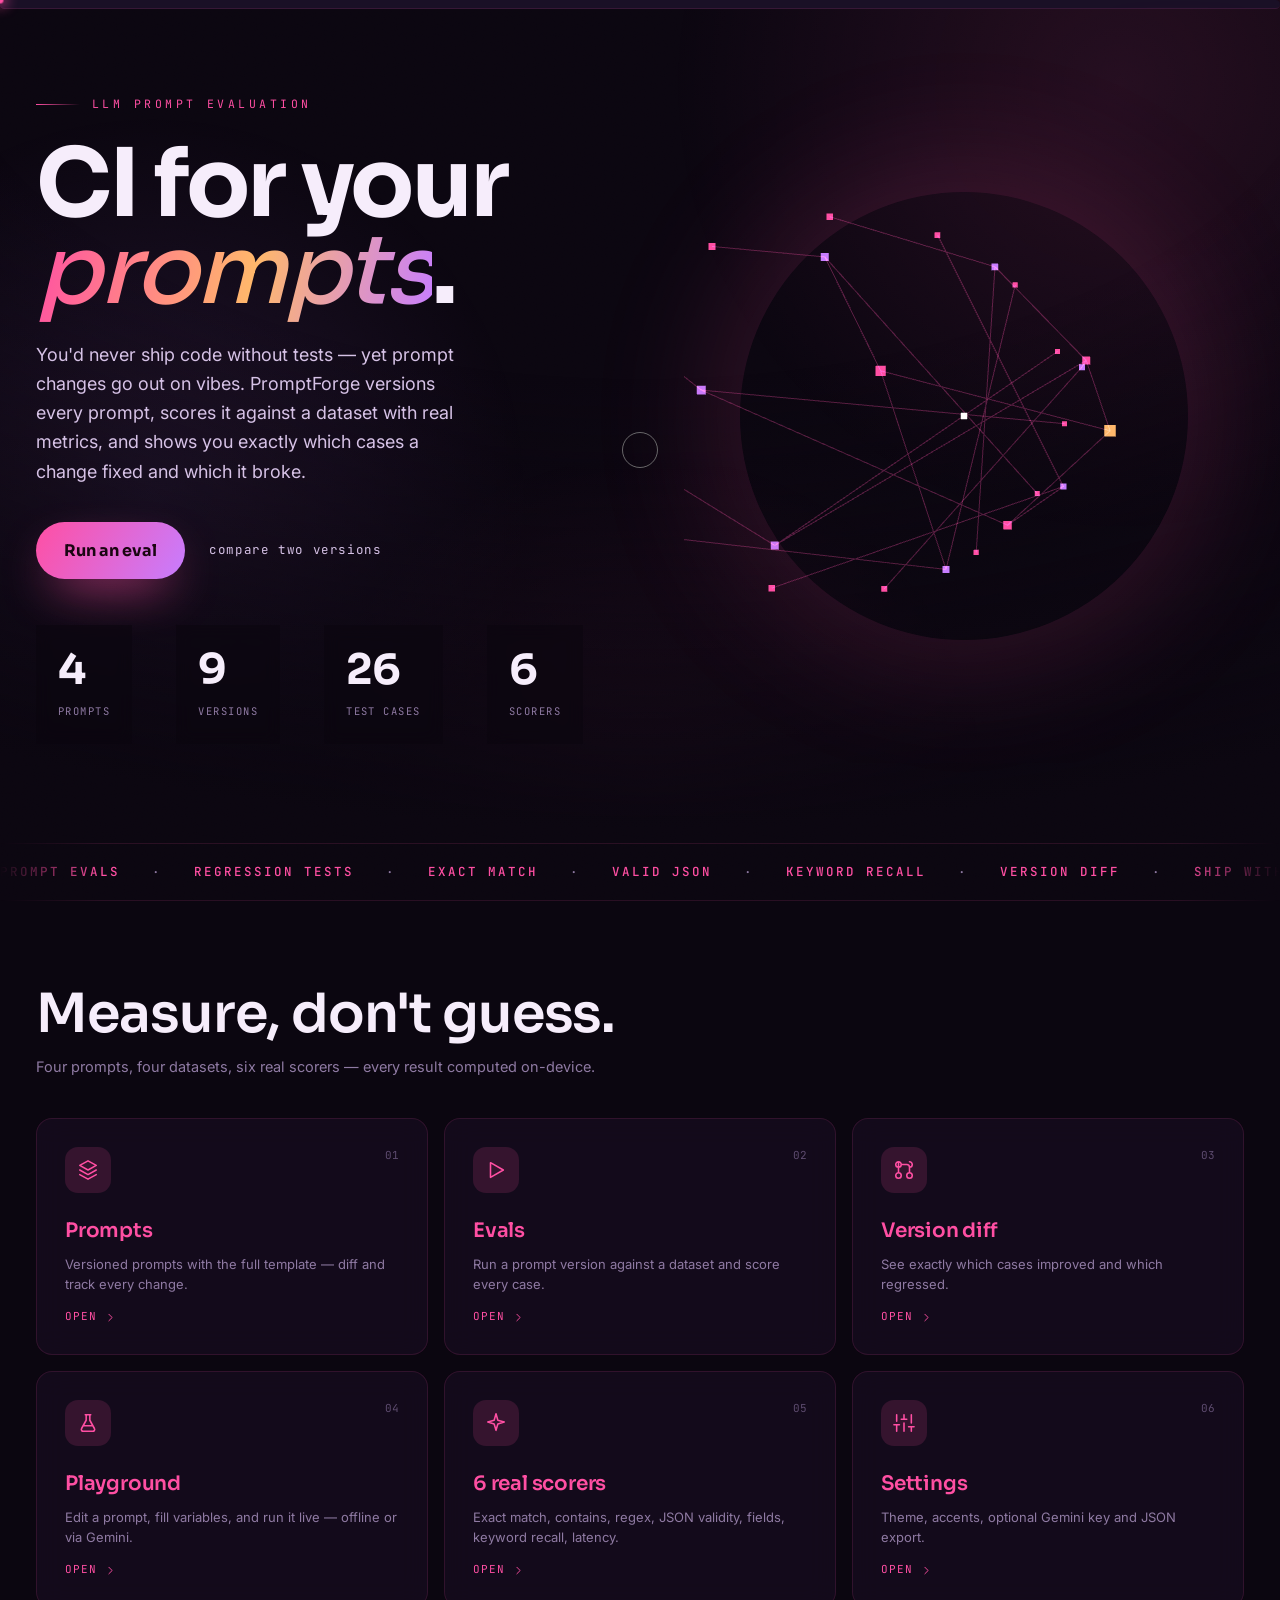
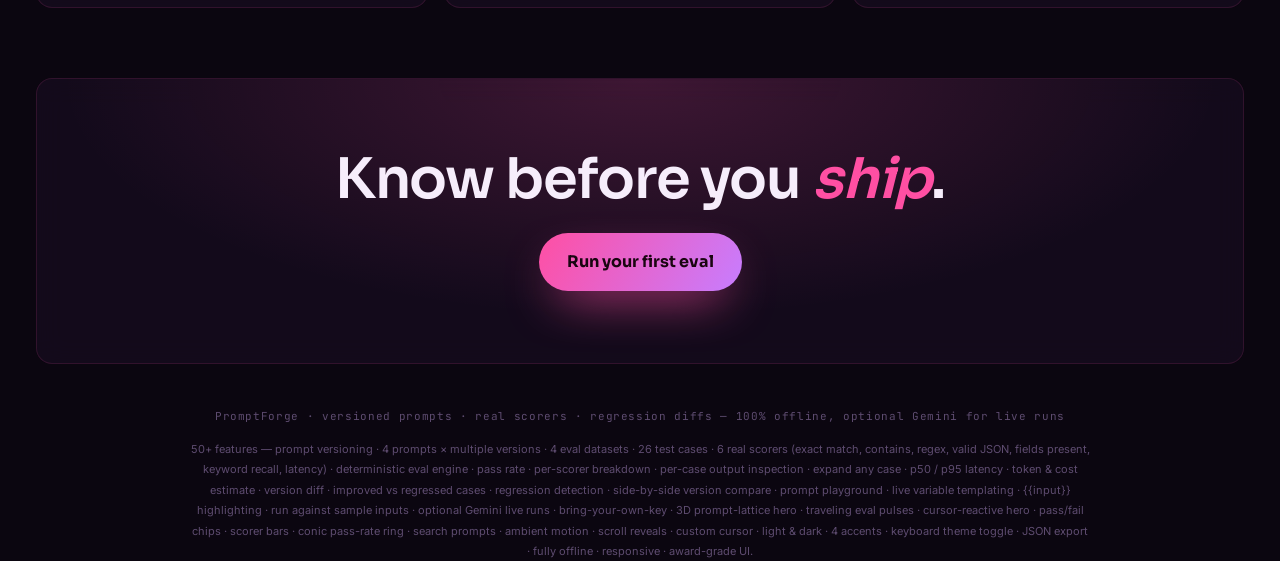
<file: index.html>
<!doctype html><html lang="en" data-theme="dark"><head><meta charset="utf-8"><meta name="viewport" content="width=device-width,initial-scale=1,viewport-fit=cover"><title>PromptForge — CI for your prompts</title><meta name="description" content="Treat prompts like code: versioned prompts, test datasets, real scorers, pass rates and regression diffs. Stop shipping prompt changes blind.">
<link rel="stylesheet" href="core.css"><link rel="stylesheet" href="app.css"></head><body><div id="topbar"></div>
<main class="home">
  <section class="hero2"><div class="hero2-in">
    <div class="hero2-copy reveal"><div class="kicker">LLM prompt evaluation</div><h1>CI for your <em>prompts</em>.</h1><p>You'd never ship code without tests — yet prompt changes go out on vibes. PromptForge versions every prompt, scores it against a dataset with real metrics, and shows you exactly which cases a change fixed and which it broke.</p><div class="cta-row"><a class="btn-xl" href="eval.html" data-mag>Run an eval</a><a class="btn-ghost" href="diff.html">compare two versions</a></div><div class="metastrip" id="meta"></div></div>
    <div class="hero2-visual reveal"><canvas id="hero3d"></canvas></div>
  </div></section>
  <div class="marquee2"><div class="marq-track" id="marq"></div></div>
  <section class="feat2"><div class="feat2-head reveal"><h2>Measure, don't guess.</h2><p>Four prompts, four datasets, six real scorers — every result computed on-device.</p></div><div class="feat2-grid" id="fgrid"></div></section>
  <section class="cta2"><div class="cta2-in reveal"><h2>Know before you <em>ship</em>.</h2><a class="btn-xl" href="eval.html" data-mag>Run your first eval</a></div></section>
  <div class="foot">PromptForge · versioned prompts · real scorers · regression diffs — 100% offline, optional Gemini for live runs</div>
  <div class="feat" id="featlist"></div>
</main><script src="three.min.js"></script><script src="app.js"></script><script src="core.js"></script></body></html>
</file>
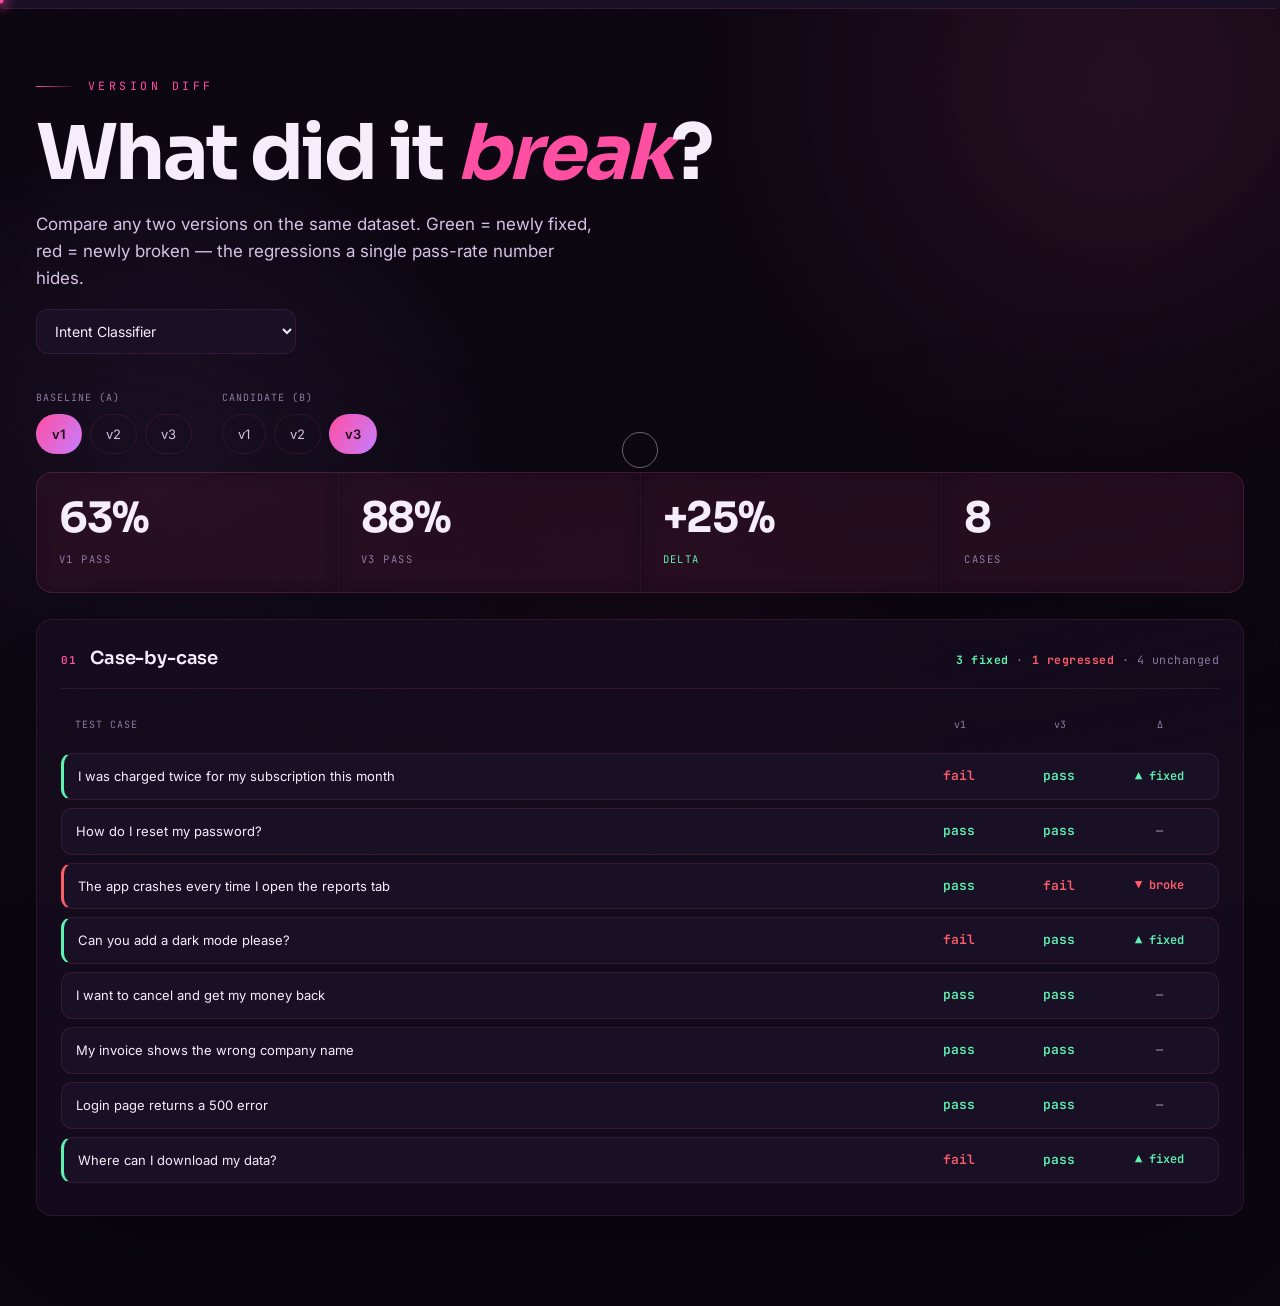
<file: diff.html>
<!doctype html><html lang="en" data-theme="dark"><head><meta charset="utf-8"><meta name="viewport" content="width=device-width,initial-scale=1,viewport-fit=cover"><title>Diff — PromptForge</title><meta name="description" content="Compare two prompt versions and see which cases improved and which regressed.">
<link rel="stylesheet" href="core.css"><link rel="stylesheet" href="app.css"></head><body><div id="topbar"></div>
<main class="shell page">
  <header class="phead"><div class="eyebrow">Version diff</div><h1>What did it <em>break</em>?</h1><p class="lede">Compare any two versions on the same dataset. Green = newly fixed, red = newly broken — the regressions a single pass-rate number hides.</p>
    <select class="inp" id="psel" style="max-width:260px;margin-top:16px"></select></header>
  <div class="row" style="gap:30px;margin-bottom:18px"><div><div class="il" style="font-family:var(--mono);font-size:10px;letter-spacing:.1em;text-transform:uppercase;color:var(--mut);margin-bottom:8px">Baseline (A)</div><div class="seg" id="aseg"></div></div><div><div class="il" style="font-family:var(--mono);font-size:10px;letter-spacing:.1em;text-transform:uppercase;color:var(--mut);margin-bottom:8px">Candidate (B)</div><div class="seg" id="bseg"></div></div></div>
  <div class="bigstats" id="summary"></div>
  <div class="card reveal" style="padding:24px;margin-top:4px"><div class="ch" style="padding:0 0 15px"><h2>Case-by-case</h2><span class="k" id="verdict"></span></div><div id="difftable" style="margin-top:16px"></div></div>
</main><script src="three.min.js"></script><script src="app.js"></script><script src="core.js"></script></body></html>
</file>
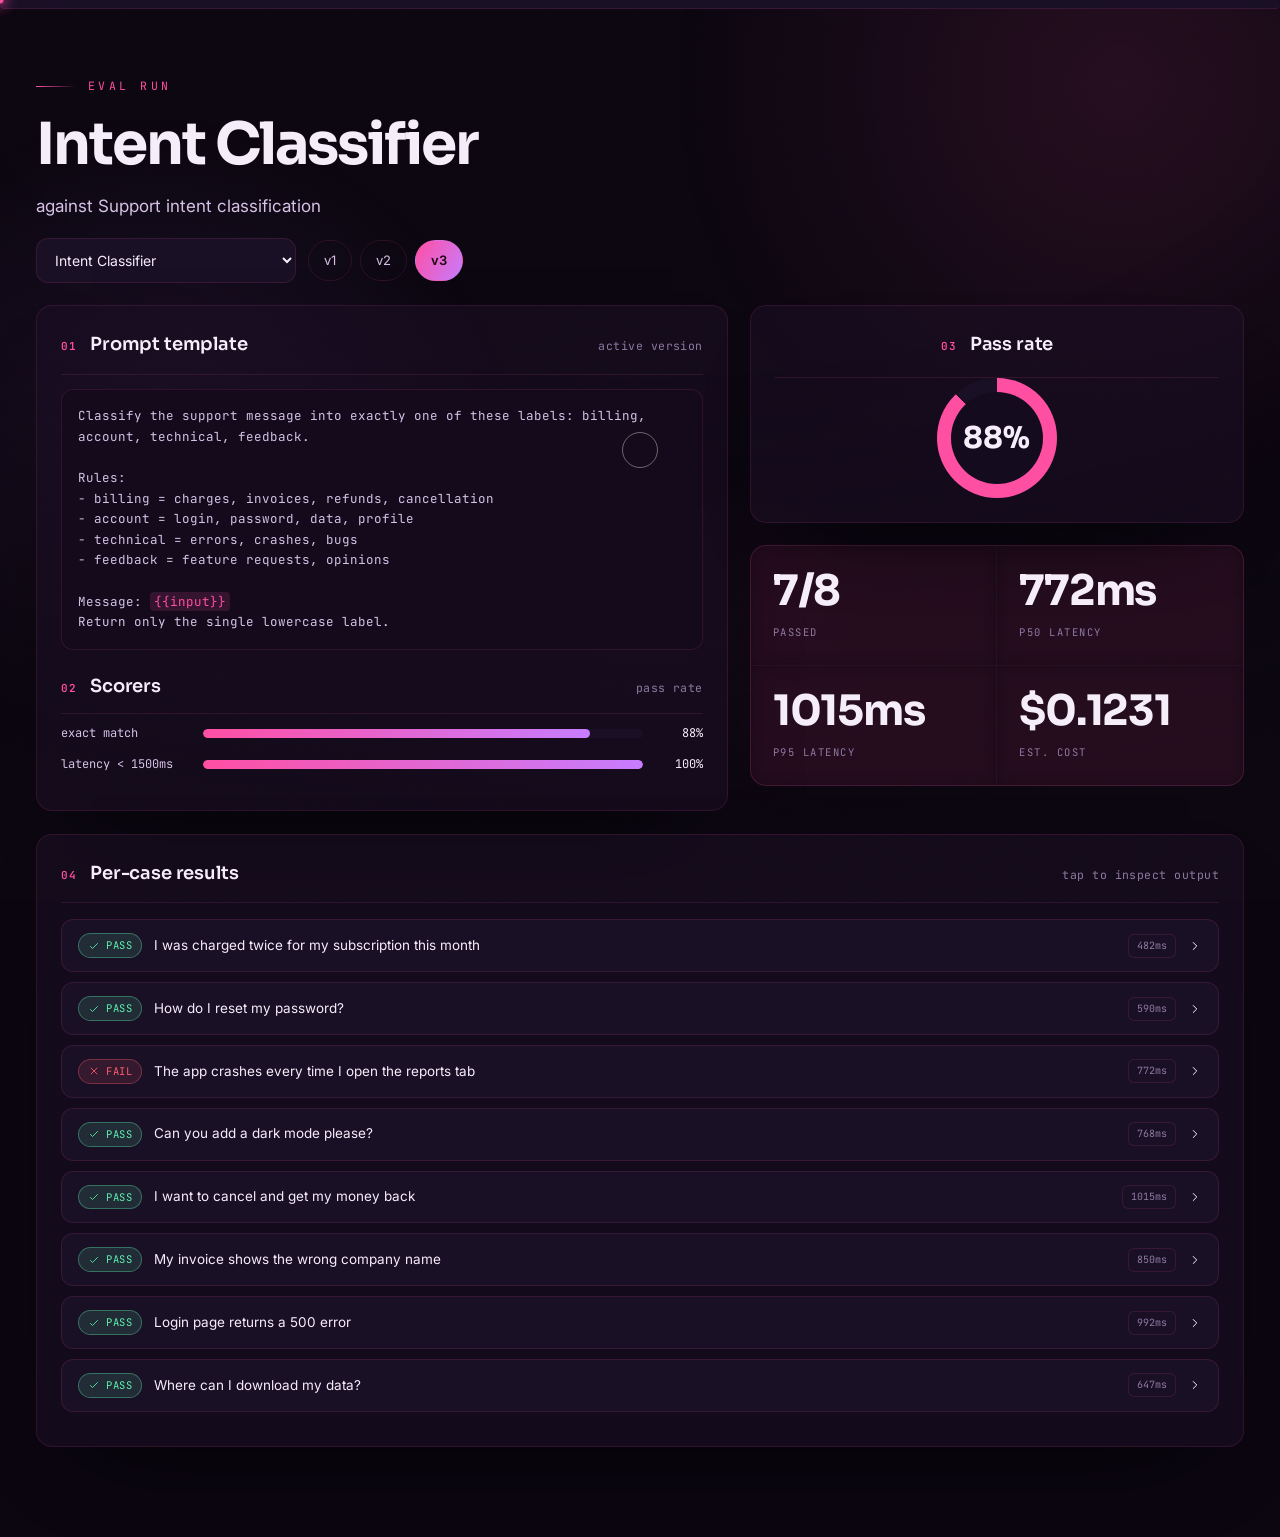
<file: eval.html>
<!doctype html><html lang="en" data-theme="dark"><head><meta charset="utf-8"><meta name="viewport" content="width=device-width,initial-scale=1,viewport-fit=cover"><title>Eval — PromptForge</title><meta name="description" content="Run a prompt version against a dataset and score every case.">
<link rel="stylesheet" href="core.css"><link rel="stylesheet" href="app.css"></head><body><div id="topbar"></div>
<main class="shell page">
  <header class="phead" style="padding-bottom:22px"><div class="eyebrow">Eval run</div><h1 id="pname" style="font-size:clamp(32px,5vw,58px)"></h1><p class="lede" id="pds"></p>
    <div class="row" style="margin-top:18px"><select class="inp" id="psel" style="max-width:260px"></select><div class="seg" id="vseg"></div></div>
  </header>
  <div class="grid2" style="margin-bottom:22px">
    <div class="card reveal" style="padding:24px"><div class="ch" style="padding:0 0 15px"><h2>Prompt template</h2><span class="k">active version</span></div><div class="codebox" id="tmpl" style="margin-top:14px"></div>
      <div class="ch" style="padding:22px 0 12px"><h2>Scorers</h2><span class="k">pass rate</span></div><div id="scorers" style="margin-top:10px"></div></div>
    <div class="col">
      <div class="card reveal" style="padding:24px;text-align:center"><div class="ch" style="padding:0 0 18px;justify-content:center"><h2 style="justify-content:center">Pass rate</h2></div>
        <div class="ringwrap"><div class="ring" id="ring"><span class="rv" id="ringv"></span></div></div></div>
      <div class="bigstats" id="estats" style="grid-template-columns:1fr 1fr"></div>
    </div>
  </div>
  <div class="card reveal" style="padding:24px"><div class="ch" style="padding:0 0 15px"><h2>Per-case results</h2><span class="k">tap to inspect output</span></div><div id="cases" style="margin-top:16px"></div></div>
</main><script src="three.min.js"></script><script src="app.js"></script><script src="core.js"></script></body></html>
</file>
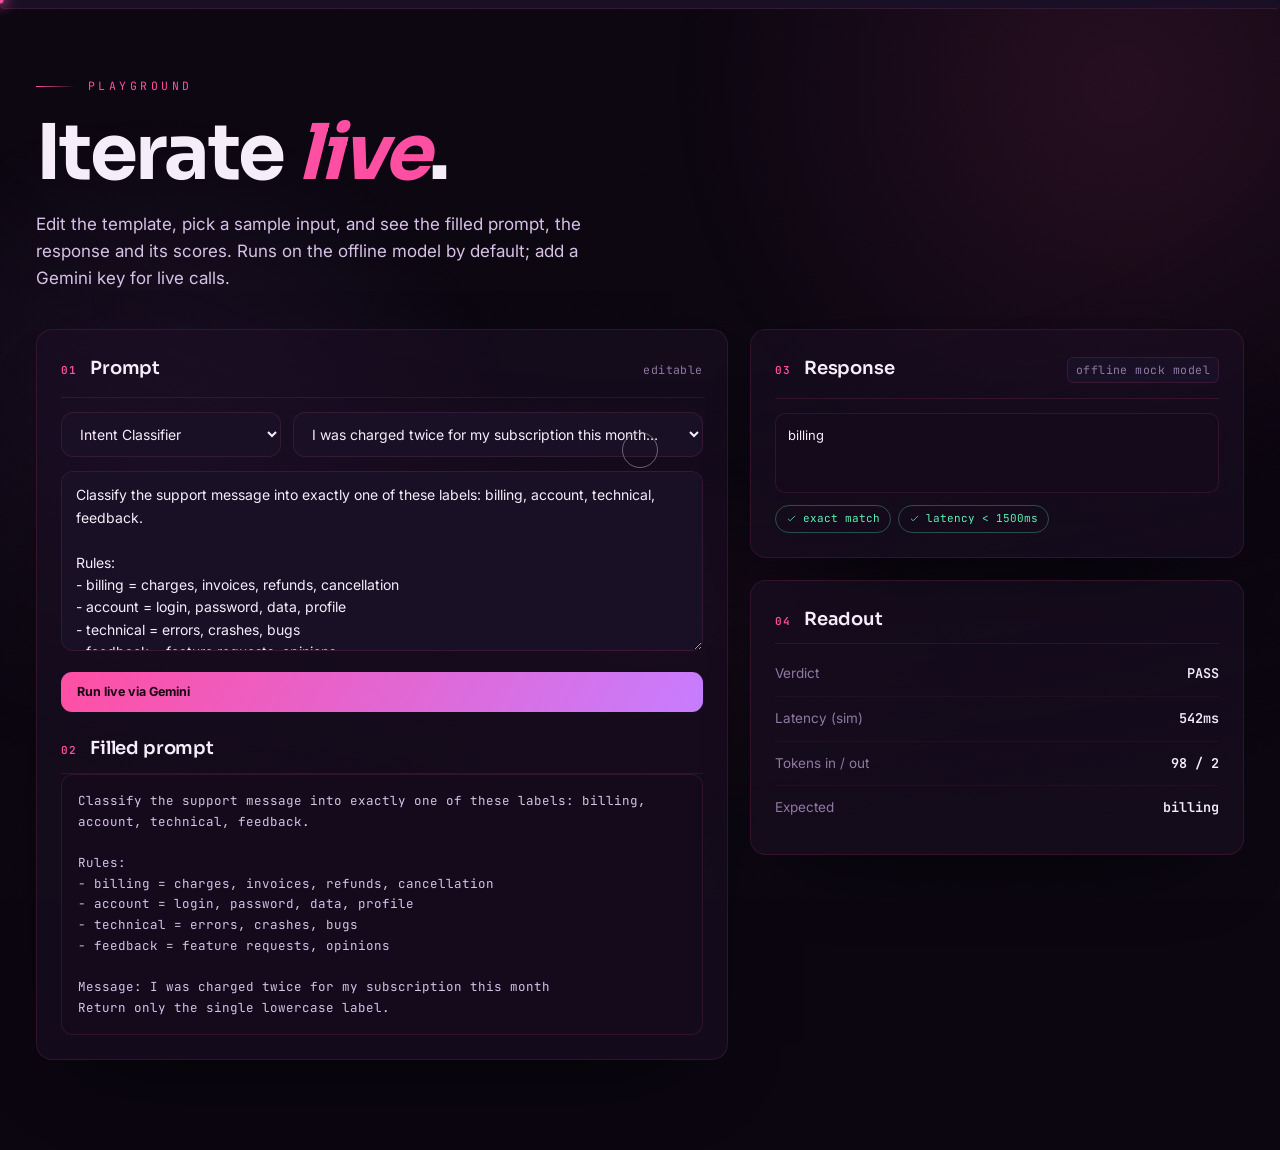
<file: playground.html>
<!doctype html><html lang="en" data-theme="dark"><head><meta charset="utf-8"><meta name="viewport" content="width=device-width,initial-scale=1,viewport-fit=cover"><title>Playground — PromptForge</title><meta name="description" content="Edit a prompt, fill variables and run it — offline mock or live Gemini.">
<link rel="stylesheet" href="core.css"><link rel="stylesheet" href="app.css"></head><body><div id="topbar"></div>
<main class="shell page">
  <header class="phead"><div class="eyebrow">Playground</div><h1>Iterate <em>live</em>.</h1><p class="lede">Edit the template, pick a sample input, and see the filled prompt, the response and its scores. Runs on the offline model by default; add a Gemini key for live calls.</p></header>
  <div class="grid2">
    <div class="card reveal" style="padding:24px"><div class="ch" style="padding:0 0 15px"><h2>Prompt</h2><span class="k">editable</span></div>
      <div class="row" style="margin:14px 0"><select class="inp" id="psel" style="max-width:220px"></select><select class="inp" id="inputSel" style="flex:1"></select></div>
      <textarea class="ta" id="tmplEdit" style="min-height:180px"></textarea>
      <button class="btn primary" id="runBtn" style="margin-top:14px;width:100%">Run live via Gemini</button>
      <div class="ch" style="padding:22px 0 10px"><h2>Filled prompt</h2></div><div class="codebox" id="prompted"></div>
    </div>
    <div class="col">
      <div class="card reveal" style="padding:24px"><div class="ch" style="padding:0 0 15px"><h2>Response</h2><span class="k badge" id="srcTag">offline mock model</span></div><div class="iobox" id="output" style="margin-top:14px;min-height:80px"></div><div id="pgscores" style="margin-top:12px"></div></div>
      <div class="card reveal" style="padding:24px"><div class="ch" style="padding:0 0 10px"><h2>Readout</h2></div><div id="pgkv" style="margin-top:8px"></div></div>
    </div>
  </div>
</main><script src="three.min.js"></script><script src="app.js"></script><script src="core.js"></script></body></html>
</file>
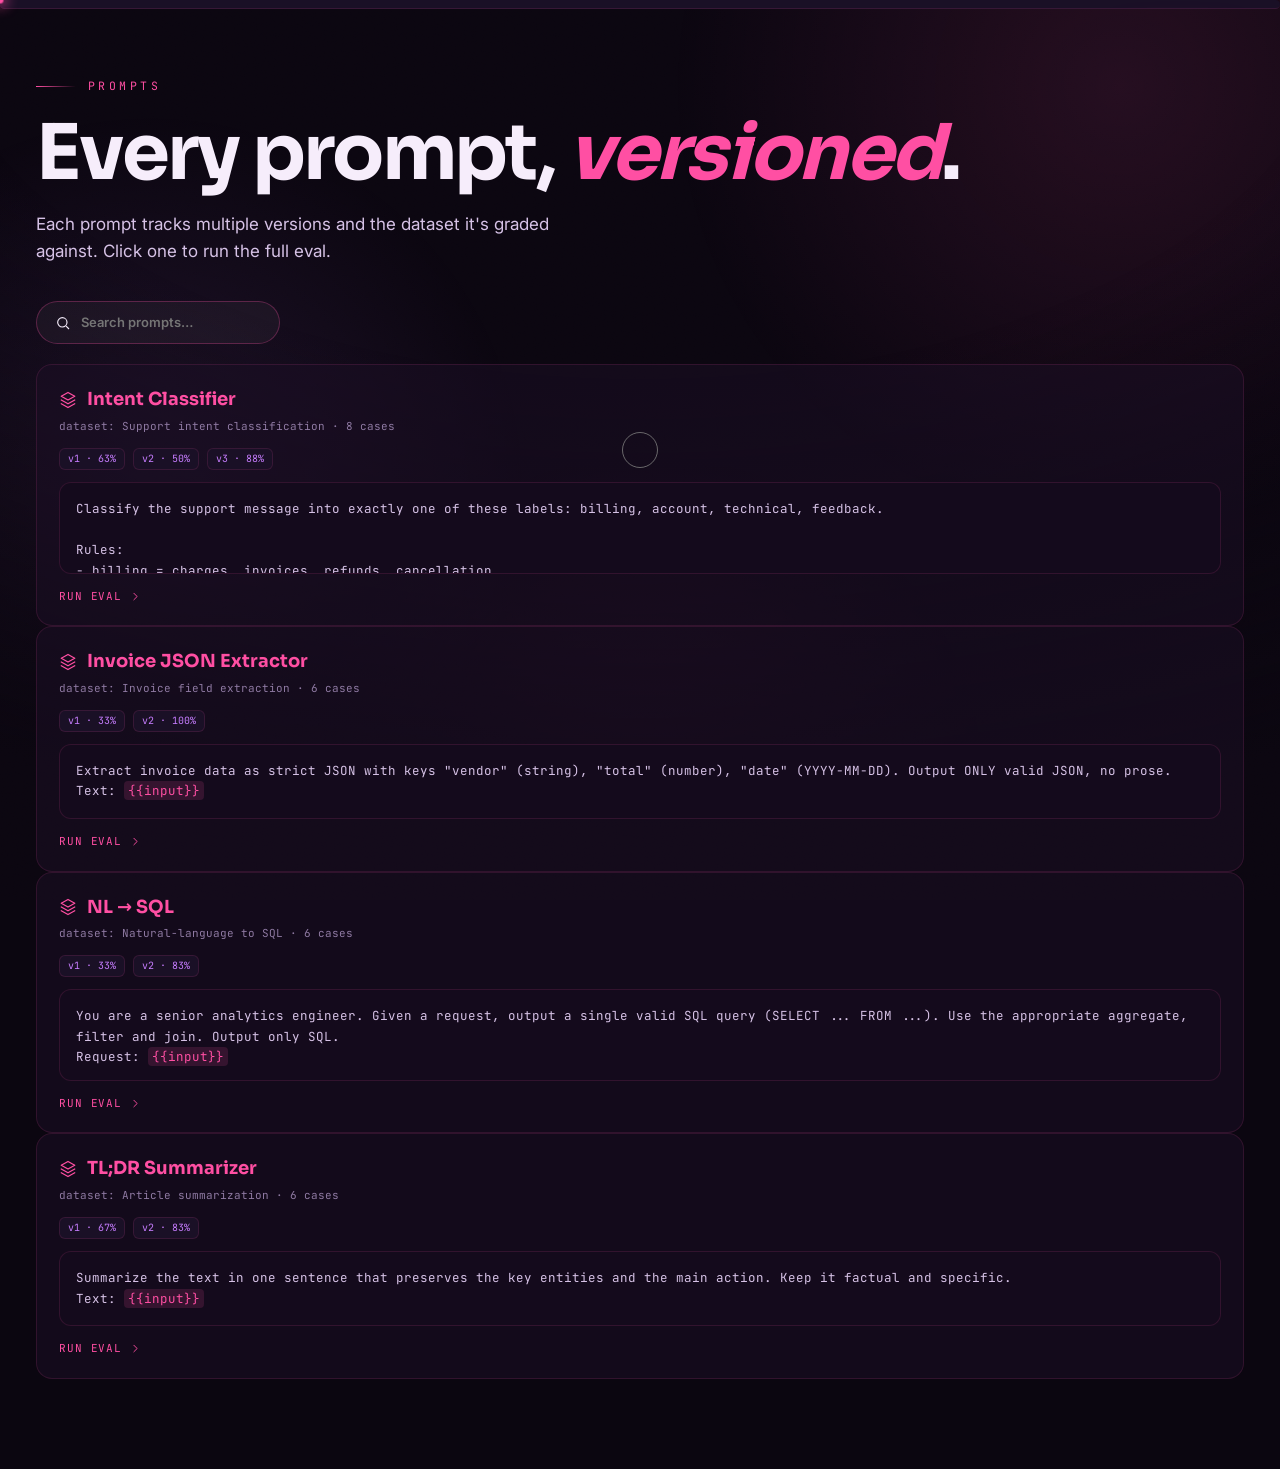
<file: prompts.html>
<!doctype html><html lang="en" data-theme="dark"><head><meta charset="utf-8"><meta name="viewport" content="width=device-width,initial-scale=1,viewport-fit=cover"><title>Prompts — PromptForge</title><meta name="description" content="Versioned prompts with pass rates and full templates.">
<link rel="stylesheet" href="core.css"><link rel="stylesheet" href="app.css"></head><body><div id="topbar"></div>
<main class="shell page">
  <header class="phead"><div class="eyebrow">Prompts</div><h1>Every prompt, <em>versioned</em>.</h1><p class="lede">Each prompt tracks multiple versions and the dataset it's graded against. Click one to run the full eval.</p></header>
  <label class="pill" style="gap:10px;cursor:text;margin-bottom:20px"><svg class="ic" width="16" height="16" viewBox="0 0 24 24" fill="none" stroke="currentColor" stroke-width="1.7"><circle cx="11" cy="11" r="7"/><path d="M21 21l-4.3-4.3"/></svg><input id="q" placeholder="Search prompts…" style="background:none;border:none;outline:none;color:var(--ink);width:180px"></label>
  <div class="mgrid" id="grid" style="grid-template-columns:repeat(auto-fill,minmax(340px,1fr))"></div>
</main><script src="three.min.js"></script><script src="app.js"></script><script src="core.js"></script></body></html>
</file>
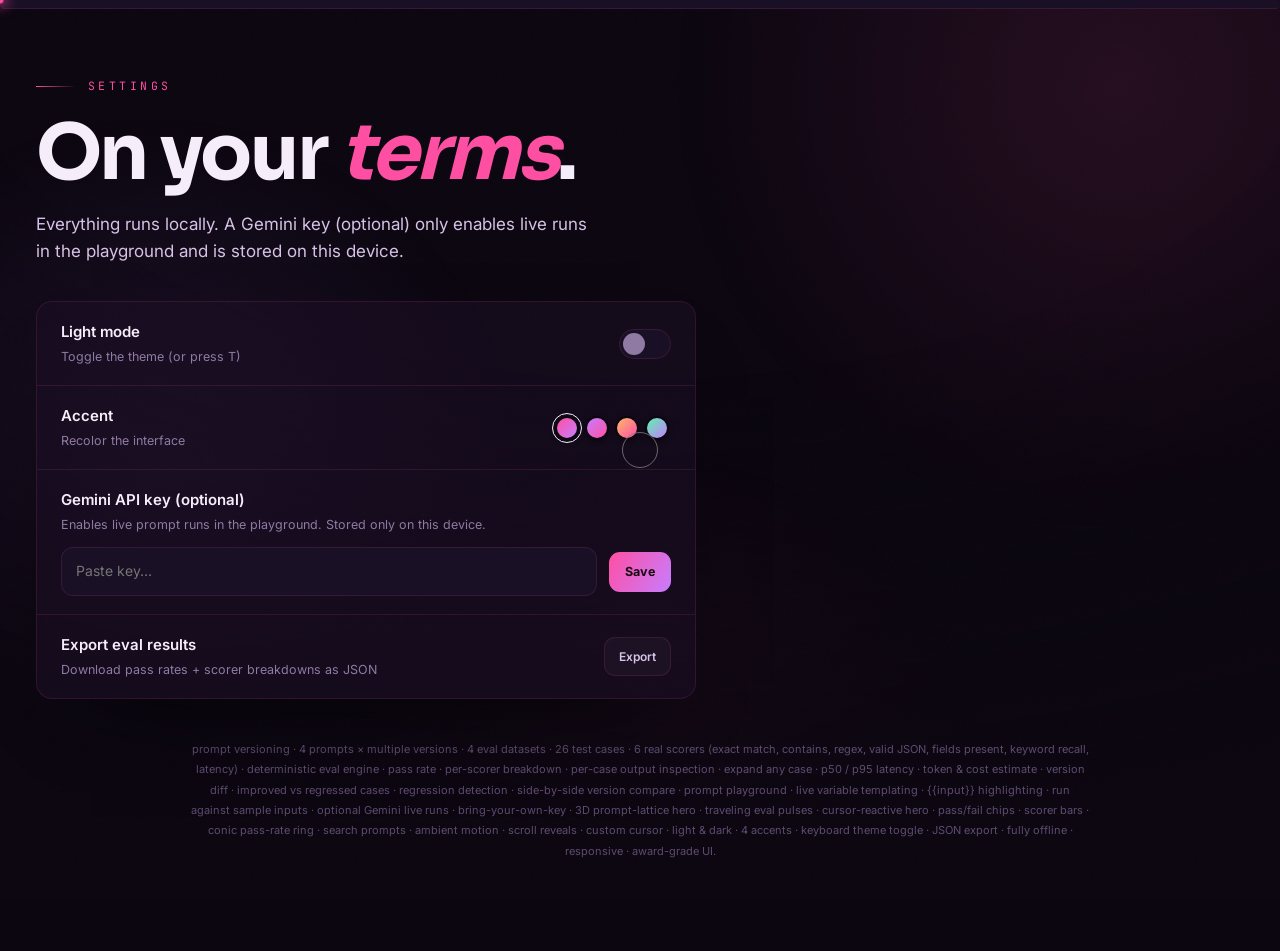
<file: settings.html>
<!doctype html><html lang="en" data-theme="dark"><head><meta charset="utf-8"><meta name="viewport" content="width=device-width,initial-scale=1,viewport-fit=cover"><title>Settings — PromptForge</title><meta name="description" content="Theme, accents, Gemini key and export.">
<link rel="stylesheet" href="core.css"><link rel="stylesheet" href="app.css"></head><body><div id="topbar"></div>
<main class="shell page">
  <header class="phead"><div class="eyebrow">Settings</div><h1>On your <em>terms</em>.</h1><p class="lede">Everything runs locally. A Gemini key (optional) only enables live runs in the playground and is stored on this device.</p></header>
  <div class="card reveal" style="max-width:660px">
    <div class="setrow"><div><div class="si">Light mode</div><div class="sd">Toggle the theme (or press T)</div></div><div class="toggle" id="themeToggle"></div></div>
    <div class="setrow"><div><div class="si">Accent</div><div class="sd">Recolor the interface</div></div><div class="accents" id="accents2"></div></div>
    <div class="setrow" style="display:block"><div class="si">Gemini API key (optional)</div><div class="sd" style="margin-bottom:12px">Enables live prompt runs in the playground. Stored only on this device.</div><div class="row"><input class="inp" id="gk" placeholder="Paste key…" style="flex:1"><button class="btn primary" id="gkSave">Save</button></div></div>
    <div class="setrow"><div><div class="si">Export eval results</div><div class="sd">Download pass rates + scorer breakdowns as JSON</div></div><button class="ghost" id="exp">Export</button></div>
  </div>
  <div class="feat" id="featlist" style="margin-top:40px"></div>
</main><script src="three.min.js"></script><script src="app.js"></script><script src="core.js"></script></body></html>
</file>
<file: core.css>
/* ===== core.css — shared design system (driven by CSS vars set in app.css) ===== */
*{box-sizing:border-box;margin:0;padding:0}
html{scroll-behavior:smooth}
body{color:var(--ink);font-family:var(--sans);font-size:15px;line-height:1.6;min-height:100vh;overflow-x:hidden;-webkit-font-smoothing:antialiased;background:var(--bg);counter-reset:card}
#bg3d{position:fixed;inset:0;z-index:0;pointer-events:none}
.vig{position:fixed;inset:0;z-index:1;pointer-events:none;background:radial-gradient(130% 100% at 50% 0%,transparent 42%,var(--bg) 92%)}
.grain{position:fixed;inset:0;z-index:1;pointer-events:none;opacity:.05;mix-blend-mode:overlay;background-image:url("data:image/svg+xml,%3Csvg xmlns='http://www.w3.org/2000/svg' width='140' height='140'%3E%3Cfilter id='n'%3E%3CfeTurbulence type='fractalNoise' baseFrequency='.9' numOctaves='2'/%3E%3C/filter%3E%3Crect width='100%25' height='100%25' filter='url(%23n)'/%3E%3C/svg%3E")}
@media(prefers-reduced-motion:reduce){*{animation-duration:.01ms!important;transition-duration:.01ms!important}}
button,input,select,textarea{font:inherit;color:inherit}
a{color:var(--acc);text-decoration:none}
::selection{background:color-mix(in srgb,var(--acc) 32%,transparent)}
.hidden{display:none!important}
svg.ic{display:inline-block;vertical-align:middle}
/* cursor */
.cur-ring,.cur-dot{position:fixed;top:0;left:0;z-index:9999;pointer-events:none;border-radius:50%;will-change:transform;transform:translate(-50%,-50%)}
.cur-dot{width:7px;height:7px;background:var(--acc);box-shadow:0 0 14px 2px var(--acc)}
.cur-ring{width:36px;height:36px;border:1.5px solid #ffffff66;mix-blend-mode:difference;transition:width .25s cubic-bezier(.22,1.3,.5,1),height .25s cubic-bezier(.22,1.3,.5,1)}
.cur-ring.hov{width:62px;height:62px}
.cur-ring.txt{width:3px;height:28px;border-radius:2px;background:var(--acc);border:none;mix-blend-mode:normal}
.cur-ring.down{width:26px;height:26px}
body.cur{cursor:none}body.cur *{cursor:none!important}
@media(hover:none),(prefers-reduced-motion:reduce){.cur-ring,.cur-dot{display:none!important}body.cur,body.cur *{cursor:auto!important}}
[data-press]{transition:transform .1s cubic-bezier(.3,0,.3,1),background var(--sp),color var(--sp),border-color var(--sp),box-shadow var(--sp)}
[data-press].press{transform:scale(.96)}
/* nav */
.bar{position:sticky;top:0;z-index:40;backdrop-filter:blur(16px) saturate(1.4);background:color-mix(in srgb,var(--bg) 64%,transparent);border-bottom:1px solid var(--hair)}
.bar .in{max-width:1280px;margin:0 auto;padding:15px 36px;display:flex;align-items:center;gap:16px}
@media(max-width:860px){.bar .in{padding:13px 20px}}
.logo{display:flex;align-items:center;gap:12px;font-family:var(--disp);font-weight:var(--logow,700);font-size:21px;letter-spacing:var(--logotrack,-.01em)}
.logo .mk{width:34px;height:34px;border-radius:var(--mkradius,10px);display:grid;place-items:center;background:var(--mkbg,linear-gradient(140deg,var(--acc),var(--acc2)));color:var(--mkfg,#fff);box-shadow:0 8px 24px -8px var(--acc)}
.nav{display:flex;gap:4px;margin-left:10px}
.nav a{padding:8px 14px;border-radius:10px;font-family:var(--navfont,var(--mono));font-size:13px;color:var(--mut);position:relative;transition:color .25s;letter-spacing:.02em}
.nav a:hover{color:var(--ink)}
.nav a.on{color:var(--acc)}
.nav a.on::after{content:"";position:absolute;left:14px;right:14px;bottom:1px;height:2px;border-radius:2px;background:linear-gradient(90deg,var(--acc),var(--acc2))}
.spacer{flex:1}
.accents{display:flex;gap:6px;margin-right:2px}
.ad{width:18px;height:18px;border-radius:50%;cursor:pointer;border:2px solid var(--bg);box-shadow:0 2px 6px -2px #000a}
.ad.on{outline:1.5px solid var(--ink);outline-offset:2px}
.iconbtn{width:38px;height:38px;border-radius:11px;background:var(--panel);border:1px solid var(--hair);cursor:pointer;color:var(--mut);display:grid;place-items:center;backdrop-filter:blur(8px)}
.iconbtn:hover{color:var(--acc);border-color:var(--glassbrd)}
.pill{background:#ffffff0a;border:1px solid var(--glassbrd);border-radius:999px;padding:10px 18px;font-size:13px;font-weight:600;cursor:pointer;color:var(--ink);display:inline-flex;align-items:center;gap:8px}
.pill:hover{border-color:#ffffff40}
.pill.primary{background:linear-gradient(120deg,var(--acc),var(--acc2));border:none;color:var(--onacc,#07140e);box-shadow:0 16px 36px -14px var(--acc);font-weight:700}
.navtoggle{display:none}
@media(max-width:860px){.nav{position:fixed;top:60px;left:0;right:0;flex-direction:column;background:var(--panelsolid);border-bottom:1px solid var(--hair);padding:10px;margin:0;z-index:39;transform:translateY(-130%);transition:transform .35s cubic-bezier(.22,1,.36,1);gap:2px}.nav.open{transform:translateY(0)}.nav a.on::after{display:none}.nav a.on{background:var(--hair)}.navtoggle{display:grid}}
/* shell + landing */
.shell{max-width:1280px;margin:0 auto;padding:0 36px 90px;position:relative;z-index:3}
@media(max-width:860px){.shell{padding:0 20px 70px}}
.page{animation:rise .6s cubic-bezier(.22,1,.36,1) both}
@keyframes rise{from{opacity:0;transform:translateY(22px)}}
.home{position:relative;z-index:3}
.hero2{min-height:calc(100vh - 66px);display:flex;align-items:center;padding:20px 0 40px}
.hero2-in{max-width:1280px;margin:0 auto;padding:0 36px;display:grid;grid-template-columns:1.02fr .98fr;gap:44px;align-items:center;width:100%}
@media(max-width:980px){.hero2-in{grid-template-columns:1fr;gap:24px;padding:0 20px}.hero2{min-height:auto;padding:36px 0}}
.kicker{display:inline-flex;align-items:center;gap:12px;font-family:var(--mono);font-size:11.5px;letter-spacing:.3em;text-transform:uppercase;color:var(--acc);margin-bottom:26px}
.kicker::before{content:"";width:44px;height:1px;background:linear-gradient(90deg,var(--acc),transparent)}
.hero2 h1{font-family:var(--disp);font-weight:var(--h1w,700);font-size:clamp(48px,7.4vw,110px);line-height:.92;letter-spacing:-.03em}
.hero2 h1 em{font-style:var(--emstyle,italic);font-weight:var(--emw,400);font-family:var(--emfont,var(--disp));background:linear-gradient(100deg,var(--acc),var(--amb) 55%,var(--acc2));-webkit-background-clip:text;background-clip:text;color:transparent}
.hero2 p{margin-top:26px;max-width:440px;font-size:18px;line-height:1.62;color:var(--ink2)}
.cta-row{margin-top:36px;display:flex;align-items:center;gap:16px;flex-wrap:wrap}
.btn-xl{display:inline-flex;align-items:center;gap:12px;background:linear-gradient(120deg,var(--acc),var(--acc2));color:var(--onacc,#07140e);font-family:var(--disp);font-weight:700;font-size:16px;padding:16px 28px;border-radius:999px;box-shadow:0 20px 50px -18px var(--acc);transition:transform .3s}
.btn-xl:hover{transform:translateY(-2px)}
.btn-ghost{color:var(--ink2);font-family:var(--mono);font-size:12.5px;letter-spacing:.05em;padding:14px 8px}
.btn-ghost:hover{color:var(--acc)}
.metastrip{margin-top:46px;display:flex;gap:44px;flex-wrap:wrap}
.metastrip .m .n{font-family:var(--disp);font-weight:700;font-size:34px;line-height:1;letter-spacing:-.02em}
.metastrip .m .n em{font-style:normal;color:var(--acc)}
.metastrip .m .l{font-family:var(--mono);font-size:10px;letter-spacing:.14em;text-transform:uppercase;color:var(--mut);margin-top:8px}
.hero2-visual{position:relative;aspect-ratio:1/1;max-width:560px;width:100%;justify-self:end}
@media(max-width:980px){.hero2-visual{max-width:380px;margin:0 auto;justify-self:center}}
.hero2-visual canvas{position:absolute;inset:0;width:100%;height:100%}
.hero2-visual::after{content:"";position:absolute;inset:10%;border-radius:50%;box-shadow:0 0 130px 24px color-mix(in srgb,var(--acc) 16%,transparent);pointer-events:none}
.marquee2{border-top:1px solid var(--hair);border-bottom:1px solid var(--hair);overflow:hidden;padding:18px 0;-webkit-mask:linear-gradient(90deg,transparent,#000 8%,#000 92%,transparent)}
.marq-track{display:flex;width:max-content;animation:marq 30s linear infinite;font-family:var(--mono);font-size:12.5px;letter-spacing:.16em;text-transform:uppercase;color:var(--mut)}
.marq-track span{display:flex;align-items:center;gap:32px;padding-right:32px}
.marq-track b{color:var(--acc);font-weight:500}
@keyframes marq{to{transform:translateX(-50%)}}
@media(prefers-reduced-motion:reduce){.marq-track{animation:none}}
.feat2{max-width:1280px;margin:0 auto;padding:86px 36px 40px}
@media(max-width:980px){.feat2{padding:54px 20px 20px}}
.feat2-head{margin-bottom:40px;max-width:640px}
.feat2-head h2{font-family:var(--disp);font-weight:var(--h2w,600);font-size:clamp(30px,4.4vw,54px);line-height:1;letter-spacing:-.02em}
.feat2-head p{color:var(--mut);font-size:14.5px;margin-top:14px}
.feat2-grid{display:grid;grid-template-columns:repeat(3,1fr);gap:16px}
@media(max-width:820px){.feat2-grid{grid-template-columns:1fr 1fr}}
@media(max-width:520px){.feat2-grid{grid-template-columns:1fr}}
.fcell{position:relative;padding:28px;border-radius:var(--r2);background:var(--panel);backdrop-filter:blur(14px);border:1px solid var(--hair);min-height:200px;display:flex;flex-direction:column;overflow:hidden;transition:transform .4s cubic-bezier(.22,1,.36,1),border-color .4s}
.fcell:hover{transform:translateY(-5px);border-color:var(--glassbrd)}
.fcell .fi{width:46px;height:46px;border-radius:13px;display:grid;place-items:center;color:var(--acc);background:color-mix(in srgb,var(--acc) 12%,transparent);margin-bottom:auto}
.fcell .fx{position:absolute;top:28px;right:28px;font-family:var(--mono);font-size:11px;color:var(--dim)}
.fcell h3{font-family:var(--disp);font-weight:600;font-size:20px;margin-top:22px;letter-spacing:-.01em}
.fcell p{color:var(--mut);font-size:13px;line-height:1.55;margin-top:7px}
.fcell .go{font-family:var(--mono);font-size:11px;letter-spacing:.08em;text-transform:uppercase;color:var(--acc);margin-top:14px;display:flex;align-items:center;gap:7px}
.fcell .go .ic{transition:transform .35s}.fcell:hover .go .ic{transform:translateX(5px)}
.cta2{max-width:1280px;margin:30px auto 0;padding:0 36px}
.cta2-in{position:relative;overflow:hidden;border-radius:var(--r2);border:1px solid var(--hair);padding:72px 40px;text-align:center;background:var(--panel);backdrop-filter:blur(14px)}
.cta2-in::before{content:"";position:absolute;inset:0;background:radial-gradient(80% 140% at 50% 0%,color-mix(in srgb,var(--acc) 18%,transparent),transparent 60%)}
.cta2-in h2{position:relative;font-family:var(--disp);font-weight:var(--h2w,600);font-size:clamp(30px,4.6vw,56px);line-height:1;letter-spacing:-.02em}
.cta2-in h2 em{font-style:var(--emstyle,italic);font-family:var(--emfont,var(--disp));color:var(--acc)}
.cta2-in .btn-xl{position:relative;margin-top:26px}
/* page head */
.phead{padding:68px 0 36px;max-width:960px;position:relative}
@media(max-width:860px){.phead{padding:44px 0 26px}}
.eyebrow{font-family:var(--mono);font-size:11.5px;letter-spacing:.3em;text-transform:uppercase;color:var(--acc);margin-bottom:22px;display:flex;align-items:center;gap:12px}
.eyebrow::before{content:"";width:40px;height:1px;background:linear-gradient(90deg,var(--acc),transparent)}
.phead h1{font-family:var(--disp);font-weight:var(--h1w,700);font-size:clamp(40px,6vw,86px);line-height:.96;letter-spacing:-.03em}
.phead h1 em{font-style:var(--emstyle,italic);font-family:var(--emfont,var(--disp));color:var(--acc)}
.phead .lede{margin-top:20px;font-size:17px;line-height:1.6;color:var(--ink2);max-width:560px}
.reveal{opacity:0;transform:translateY(28px)}
.reveal.in{opacity:1;transform:none;transition:opacity .8s cubic-bezier(.22,1,.36,1),transform .8s cubic-bezier(.22,1,.36,1)}
/* cards + grid */
.card{position:relative;border-radius:var(--r2);background:var(--panel);backdrop-filter:blur(14px);border:1px solid var(--hair);box-shadow:0 40px 90px -56px #000}
.card .ch{display:flex;align-items:baseline;justify-content:space-between;gap:14px;padding:20px 24px 15px;border-bottom:1px solid var(--hair)}
.card .ch h2{font-family:var(--disp);font-weight:600;font-size:18px;letter-spacing:-.01em;display:flex;align-items:baseline;gap:13px}
.card .ch h2::before{counter-increment:card;content:counter(card,decimal-leading-zero);font-family:var(--mono);font-size:11px;color:var(--acc);letter-spacing:.1em}
.card .ch .k{font-family:var(--mono);font-size:11.5px;color:var(--mut);display:flex;gap:8px;align-items:center;letter-spacing:.04em}
.grid2{display:grid;grid-template-columns:1.4fr 1fr;gap:22px;align-items:start}
@media(max-width:900px){.grid2{grid-template-columns:1fr}}
.grid2.even{grid-template-columns:1fr 1fr}
@media(max-width:900px){.grid2.even{grid-template-columns:1fr}}
.col{display:flex;flex-direction:column;gap:22px;min-width:0}
/* stats */
.bigstats{display:grid;grid-template-columns:repeat(4,1fr);gap:1px;margin-bottom:26px;background:var(--hair);border:1px solid var(--hair);border-radius:var(--r2);overflow:hidden}
@media(max-width:700px){.bigstats{grid-template-columns:1fr 1fr}}
.bstat{padding:24px 22px;background:color-mix(in srgb,var(--bg) 55%,transparent);backdrop-filter:blur(8px)}
.bstat .n{font-family:var(--disp);font-weight:700;font-size:42px;color:var(--ink);line-height:1;letter-spacing:-.03em}
.bstat .n em{font-style:normal;color:var(--acc)}.bstat .n .u{font-size:16px;color:var(--mut)}
.bstat .l{font-family:var(--mono);font-size:10.5px;letter-spacing:.14em;text-transform:uppercase;color:var(--mut);margin-top:12px}
/* forms + controls */
.row{display:flex;gap:12px;flex-wrap:wrap;align-items:center}
.fld{margin-top:16px}.fld label{display:block;font-family:var(--mono);font-size:11px;letter-spacing:.08em;text-transform:uppercase;color:var(--mut);margin-bottom:8px}
.inp,.ta,select.inp{width:100%;background:var(--panel2);border:1px solid var(--hair);border-radius:12px;color:var(--ink);font-family:var(--sans);font-size:14px;padding:12px 14px;outline:none}
.ta{min-height:220px;line-height:1.6;resize:vertical}
.inp:focus,.ta:focus{border-color:var(--glassbrd)}
.btn{background:var(--panel2);border:1px solid var(--hair);border-radius:11px;padding:10px 16px;font-size:12.5px;font-weight:600;cursor:pointer;color:var(--ink2);display:inline-flex;align-items:center;gap:8px}
.btn:hover{color:var(--acc);border-color:var(--glassbrd)}
.btn.primary{background:linear-gradient(120deg,var(--acc),var(--acc2));color:var(--onacc,#07140e);border:none;font-weight:700}
.seg{display:flex;flex-wrap:wrap;gap:8px}
.seg button{border:1px solid var(--hair);background:transparent;border-radius:999px;padding:9px 15px;font-size:13px;cursor:pointer;color:var(--ink2);transition:all .25s}
.seg button:hover{border-color:var(--glassbrd)}
.seg button.on{background:linear-gradient(120deg,var(--acc),var(--acc2));color:var(--onacc,#07140e);border-color:transparent;font-weight:600}
.slider{display:flex;align-items:center;gap:12px;font-family:var(--mono);font-size:12px;color:var(--mut)}
.slider input[type=range]{accent-color:var(--acc);flex:1}
.chips{display:flex;flex-wrap:wrap;gap:8px}
.chip{background:var(--panel2);border:1px solid var(--hair);border-radius:999px;padding:8px 13px;font-size:12.5px;color:var(--ink2);cursor:pointer;display:flex;align-items:center;gap:7px}
.chip:hover{border-color:var(--glassbrd);color:var(--acc)}.chip .rm{color:var(--dim)}.chip .rm:hover{color:var(--rose)}
.metrics{display:grid;grid-template-columns:repeat(3,1fr);gap:18px}
@media(max-width:600px){.metrics{grid-template-columns:1fr 1fr}}
.metric .n{font-family:var(--disp);font-weight:700;font-size:28px;letter-spacing:-.01em}.metric .n em{font-style:normal;color:var(--acc)}
.metric .l{font-family:var(--mono);font-size:10px;letter-spacing:.1em;text-transform:uppercase;color:var(--mut);margin-top:6px}
.bar{height:9px;border-radius:5px;background:var(--panel2);overflow:hidden}.bar i{display:block;height:100%;border-radius:5px;background:linear-gradient(90deg,var(--acc),var(--acc2));transition:width .8s cubic-bezier(.22,1,.36,1)}
.listrow{display:flex;align-items:center;gap:14px;padding:14px 16px;background:var(--panel2);border:1px solid var(--hair);border-radius:14px;transition:transform .25s,border-color .25s}
.listrow:hover{transform:translateX(3px);border-color:var(--glassbrd)}
table.tbl{width:100%;border-collapse:collapse;font-size:13.5px}
table.tbl th{text-align:left;font-family:var(--mono);font-size:10.5px;letter-spacing:.08em;text-transform:uppercase;color:var(--mut);padding:10px 12px;border-bottom:1px solid var(--hair)}
table.tbl td{padding:12px;border-bottom:1px solid var(--hair2)}
table.tbl tr:hover td{background:color-mix(in srgb,var(--acc) 5%,transparent)}
/* settings */
.setrow{display:flex;align-items:center;justify-content:space-between;gap:16px;padding:18px 24px;border-bottom:1px solid var(--hair)}
.setrow:last-child{border-bottom:none}
.setrow .si{font-weight:600}.setrow .sd{color:var(--mut);font-size:12.5px;margin-top:3px}
.toggle{width:52px;height:30px;border-radius:999px;background:var(--panel2);border:1px solid var(--hair);cursor:pointer;position:relative;flex:none;transition:background .3s}
.toggle::after{content:"";position:absolute;top:3px;left:3px;width:22px;height:22px;border-radius:50%;background:var(--mut);transition:transform .3s cubic-bezier(.34,1.4,.5,1),background .3s}
.toggle.on{background:color-mix(in srgb,var(--acc) 40%,var(--panel2))}.toggle.on::after{transform:translateX(22px);background:var(--acc)}
.ghost{background:#ffffff08;border:1px solid var(--hair);border-radius:11px;padding:9px 14px;font-size:12px;font-weight:600;cursor:pointer;color:var(--ink2);display:inline-flex;gap:7px;align-items:center}
.ghost:hover{border-color:var(--acc);color:var(--ink)}
.empty{text-align:center;color:var(--mut);padding:44px 20px}
.foot{text-align:center;color:var(--dim);font-family:var(--mono);font-size:11px;padding:44px 0 14px;letter-spacing:.06em}
.feat{max-width:900px;margin:0 auto;color:var(--dim);font-size:11px;line-height:1.85;text-align:center}
.tiles .fcell .fi,.feat2-grid .fcell .fi{background:color-mix(in srgb,var(--acc) 14%,transparent)}
/* toast + modal */
.toast{position:fixed;left:50%;bottom:28px;transform:translate(-50%,16px);z-index:60;background:var(--panelsolid);color:var(--ink);border:1px solid var(--glassbrd);border-radius:14px;padding:13px 22px;font-weight:600;font-size:13.5px;opacity:0;pointer-events:none;transition:opacity .35s,transform .35s cubic-bezier(.34,1.4,.5,1);box-shadow:0 24px 50px -18px #000}
.toast.on{opacity:1;transform:translate(-50%,0)}
.menupop{position:fixed;background:var(--panelsolid);border:1px solid var(--glassbrd);box-shadow:0 24px 50px -18px #000;border-radius:14px;padding:7px;z-index:55;min-width:200px}
.menupop button{display:flex;gap:10px;align-items:center;width:100%;text-align:left;border:none;background:transparent;padding:10px 12px;border-radius:10px;font-weight:600;cursor:pointer;color:var(--ink);font-size:13px}
.menupop button:hover{background:var(--panel2)}
.scrim{position:fixed;inset:0;z-index:70;background:#030409b0;backdrop-filter:blur(12px);display:flex;align-items:center;justify-content:center;padding:20px;opacity:0;pointer-events:none;transition:opacity .35s}
.scrim.on{opacity:1;pointer-events:auto}
.modal{background:var(--panelsolid);border:1px solid var(--glassbrd);border-radius:var(--r2);max-width:520px;width:100%;max-height:88vh;overflow:auto;padding:28px;transform:translateY(20px);transition:transform .35s cubic-bezier(.34,1.4,.5,1);box-shadow:0 60px 120px -30px #000}
.scrim.on .modal{transform:none}
.modal h3{font-family:var(--disp);font-weight:700;font-size:21px;display:flex;justify-content:space-between;align-items:center;margin-bottom:8px}
.modal p{color:var(--mut);font-size:14px;line-height:1.55;margin-bottom:12px}
.close{border:none;background:var(--panel2);width:34px;height:34px;border-radius:11px;cursor:pointer;color:var(--mut);display:grid;place-items:center}
.save{width:100%;border:none;border-radius:14px;padding:15px;background:linear-gradient(120deg,var(--acc),var(--acc2));color:var(--onacc,#07140e);font-family:var(--disp);font-weight:700;cursor:pointer;margin-top:22px;font-size:15px}
</file>
<file: app.css>
@import url('https://fonts.googleapis.com/css2?family=Clash+Display:wght@500;600;700&family=Sora:wght@400;500;600;700&family=Inter:wght@400;500;600&family=JetBrains+Mono:wght@400;500;600&display=swap');
:root{
  --bg:#0b0610;--bg2:#140a1c;--panel:rgba(28,16,38,.55);--panelsolid:#140b1e;--panel2:#1a1026;
  --ink:#f6edfb;--ink2:#d6c2e6;--mut:#8f7aa3;--dim:#5e4c70;--hair:#ff4fa320;--hair2:#ff4fa30d;--glassbrd:#ff4fa348;
  --acc:#ff4fa3;--acc2:#c77dff;--amb:#ffb86b;--grn:#5ef2b0;--rose:#ff5d6c;--blue:#7aa2ff;--gold:#ffcf5a;--onacc:#1a0511;
  --disp:'Sora',system-ui,sans-serif;--sans:'Inter',system-ui,sans-serif;--mono:'JetBrains Mono',ui-monospace,monospace;
  --emstyle:italic;--emw:500;--emfont:var(--disp);--r:10px;--r2:16px;--sp:.3s;--mkradius:12px;--h1w:700;--h2w:600;--navfont:var(--mono);
}
:root[data-theme="light"]{--bg:#f6f0fb;--bg2:#ece2f5;--panel:rgba(255,255,255,.7);--panelsolid:#fff;--panel2:#f3ecf9;--ink:#1c0f28;--ink2:#473355;--mut:#6f5a82;--dim:#a894b8;--hair:#a01f6618;--hair2:#a01f660a;--glassbrd:#a01f6640;--onacc:#1a0511}
.hero2 h1,.phead h1{letter-spacing:-.035em}
/* pass pills + scores */
.score{font-family:var(--mono);font-weight:600;font-size:13px}
.score.pass{color:var(--grn)}.score.fail{color:var(--rose)}
.ppill{font-family:var(--mono);font-size:10.5px;letter-spacing:.05em;padding:3px 9px;border-radius:999px;display:inline-flex;gap:6px;align-items:center}
.ppill.pass{color:var(--grn);background:color-mix(in srgb,var(--grn) 12%,transparent);border:1px solid color-mix(in srgb,var(--grn) 35%,transparent)}
.ppill.fail{color:var(--rose);background:color-mix(in srgb,var(--rose) 12%,transparent);border:1px solid color-mix(in srgb,var(--rose) 35%,transparent)}
.ring{--p:0;width:120px;height:120px;border-radius:50%;background:conic-gradient(var(--acc) calc(var(--p)*1%),var(--panel2) 0);display:grid;place-items:center;margin:0 auto}
.ring::after{content:"";position:absolute;width:92px;height:92px;border-radius:50%;background:var(--panelsolid)}
.ring .rv{position:relative;z-index:2;font-family:var(--disp);font-weight:700;font-size:30px}
.ringwrap{position:relative;display:grid;place-items:center}
/* prompt + version */
.pcard{padding:20px 22px;border-radius:var(--r2);background:var(--panel);border:1px solid var(--hair);cursor:pointer;transition:transform .35s cubic-bezier(.22,1,.36,1),border-color .35s;display:block}
.pcard:hover{transform:translateY(-4px);border-color:var(--glassbrd)}
.pcard .nm{font-family:var(--disp);font-weight:700;font-size:18px;display:flex;align-items:center;gap:10px}
.pcard .sub{font-family:var(--mono);font-size:11px;color:var(--mut);margin:4px 0 12px}
.vtag{font-family:var(--mono);font-size:10px;padding:2px 8px;border-radius:6px;background:var(--panel2);border:1px solid var(--hair);color:var(--acc2)}
.codebox{font-family:var(--mono);font-size:12.5px;line-height:1.65;background:var(--bg2);border:1px solid var(--hair);border-radius:12px;padding:16px;color:var(--ink2);white-space:pre-wrap;word-break:break-word;max-height:none}
.codebox .var{color:var(--acc);background:color-mix(in srgb,var(--acc) 14%,transparent);padding:1px 4px;border-radius:4px}
/* eval table */
.caserow{border:1px solid var(--hair);border-radius:12px;margin-bottom:10px;overflow:hidden;background:var(--panel2)}
.caserow .chd{display:flex;align-items:center;gap:12px;padding:13px 16px;cursor:pointer}
.caserow .cin{flex:1;min-width:0;font-size:13.5px;overflow:hidden;text-overflow:ellipsis;white-space:nowrap}
.caserow .cbody{display:none;padding:0 16px 16px;border-top:1px solid var(--hair2)}
.caserow.open .cbody{display:block}
.iogrid{display:grid;grid-template-columns:1fr 1fr;gap:12px;margin-top:14px}
@media(max-width:640px){.iogrid{grid-template-columns:1fr}}
.iobox{background:var(--bg2);border:1px solid var(--hair);border-radius:10px;padding:12px}
.iobox .il{font-family:var(--mono);font-size:10px;letter-spacing:.1em;text-transform:uppercase;color:var(--mut);margin-bottom:6px}
.iobox .iv{font-size:13px;line-height:1.5;white-space:pre-wrap;word-break:break-word}
.scorechips{display:flex;flex-wrap:wrap;gap:7px;margin-top:12px}
.schip{font-family:var(--mono);font-size:11px;padding:4px 10px;border-radius:999px;border:1px solid var(--hair);display:flex;gap:6px;align-items:center}
.schip.pass{color:var(--grn);border-color:color-mix(in srgb,var(--grn) 30%,transparent)}
.schip.fail{color:var(--rose);border-color:color-mix(in srgb,var(--rose) 30%,transparent)}
/* scorer bars */
.sbar{display:flex;align-items:center;gap:12px;margin-bottom:12px}
.sbar .sn{font-family:var(--mono);font-size:12px;width:130px;color:var(--ink2)}
.sbar .st{flex:1;height:9px;border-radius:5px;background:var(--panel2);overflow:hidden}.sbar .st i{display:block;height:100%;border-radius:5px;background:linear-gradient(90deg,var(--acc),var(--acc2));transition:width .8s cubic-bezier(.22,1,.36,1)}
.sbar .sv{font-family:var(--mono);font-size:12px;width:48px;text-align:right}
/* diff */
.diffrow{display:grid;grid-template-columns:1fr 90px 90px 90px;gap:10px;align-items:center;padding:12px 14px;border:1px solid var(--hair);border-radius:11px;margin-bottom:8px;background:var(--panel2)}
@media(max-width:640px){.diffrow{grid-template-columns:1fr 60px 60px}.diffrow .dh{display:none}}
.diffrow .dc{font-family:var(--mono);font-size:12px;text-align:center}
.diffrow.improved{border-left:3px solid var(--grn)}.diffrow.regressed{border-left:3px solid var(--rose)}
.delta2{font-family:var(--mono);font-size:12px;font-weight:600}.delta2.up{color:var(--grn)}.delta2.down{color:var(--rose)}.delta2.flat{color:var(--mut)}
/* seg on dark */
.vrow{display:flex;gap:8px;flex-wrap:wrap;margin:12px 0}
.kv{display:flex;justify-content:space-between;padding:11px 0;border-bottom:1px solid var(--hair2);font-size:13.5px}.kv:last-child{border:none}.kv .k{color:var(--mut)}.kv .v{font-family:var(--mono);font-weight:600}
.badge{font-family:var(--mono);font-size:10px;padding:3px 8px;border-radius:6px;background:var(--panel2);border:1px solid var(--hair);color:var(--mut)}
</file>
